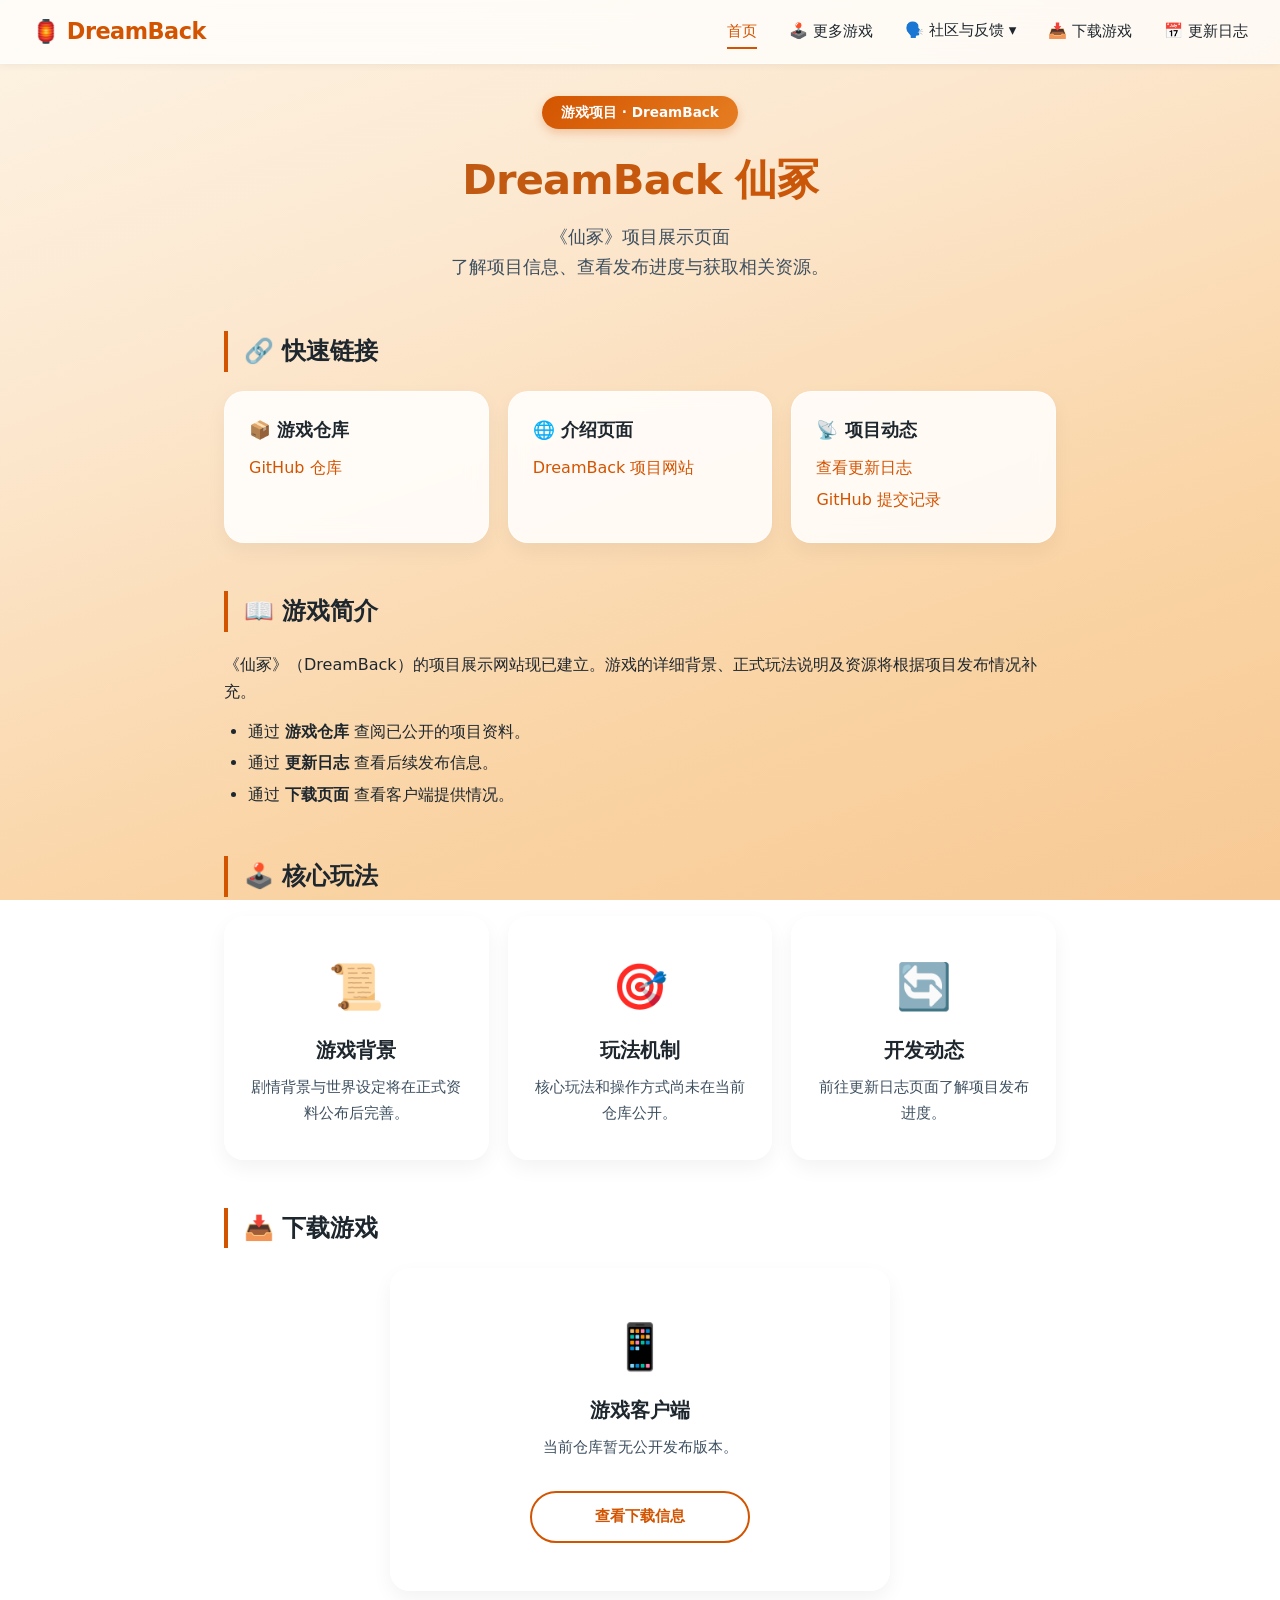
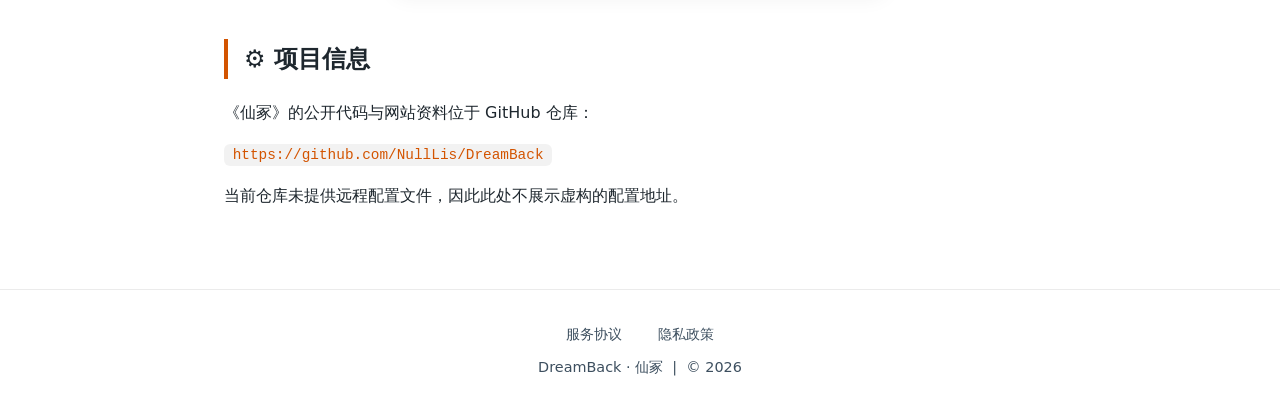
<file: index.html>
<!DOCTYPE html>
<html lang="zh-CN">
<head>
    <meta charset="UTF-8">
    <meta name="viewport" content="width=device-width, initial-scale=1.0">
    <meta name="description" content="仙冢 DreamBack 游戏项目官方网站。了解项目、查看开发信息与下载状态。">
    <title>DreamBack — 仙冢</title>
    <link rel="stylesheet" href="css/style.css">
</head>
<body>
    <div id="navbar-container"></div>

    <main class="container">
        <header>
            <div class="badge">游戏项目 · DreamBack</div>
            <h1>DreamBack 仙冢</h1>
            <p class="subtitle">《仙冢》项目展示页面<br>了解项目信息、查看发布进度与获取相关资源。</p>
        </header>

        <section id="links">
            <h2>🔗 快速链接</h2>
            <div class="grid-3">
                <div class="card">
                    <strong>📦 游戏仓库</strong>
                    <a href="https://github.com/NullLis/DreamBack">GitHub 仓库</a>
                </div>
                <div class="card">
                    <strong>🌐 介绍页面</strong>
                    <a href="./index.html">DreamBack 项目网站</a>
                </div>
                <div class="card">
                    <strong>📡 项目动态</strong>
                    <a href="html/update.html">查看更新日志</a>
                    <a href="https://github.com/NullLis/DreamBack/commits/main/">GitHub 提交记录</a>
                </div>
            </div>
        </section>

        <section id="intro">
            <h2>📖 游戏简介</h2>
            <p>《仙冢》（DreamBack）的项目展示网站现已建立。游戏的详细背景、正式玩法说明及资源将根据项目发布情况补充。</p>
            <ul class="info-list">
                <li>通过 <strong>游戏仓库</strong> 查阅已公开的项目资料。</li>
                <li>通过 <strong>更新日志</strong> 查看后续发布信息。</li>
                <li>通过 <strong>下载页面</strong> 查看客户端提供情况。</li>
            </ul>
        </section>

        <section id="gameplay">
            <h2>🕹️ 核心玩法</h2>
            <div class="grid-3">
                <div class="card feature-card">
                    <div class="icon-big">📜</div>
                    <h3>游戏背景</h3>
                    <p>剧情背景与世界设定将在正式资料公布后完善。</p>
                </div>
                <div class="card feature-card">
                    <div class="icon-big">🎯</div>
                    <h3>玩法机制</h3>
                    <p>核心玩法和操作方式尚未在当前仓库公开。</p>
                </div>
                <div class="card feature-card">
                    <div class="icon-big">🔄</div>
                    <h3>开发动态</h3>
                    <p>前往更新日志页面了解项目发布进度。</p>
                </div>
            </div>
        </section>

        <section id="download">
            <h2>📥 下载游戏</h2>
            <div style="max-width: 500px; margin: 0 auto;">
                <div class="card download-card" style="padding: 2.5rem 2rem;">
                    <div class="icon-big">📱</div>
                    <h3>游戏客户端</h3>
                    <p style="margin-bottom: 1.5rem;">当前仓库暂无公开发布版本。</p>
                    <a href="html/download.html" class="btn btn-primary" style="min-width: 220px;">查看下载信息</a>
                </div>
            </div>
        </section>

        <section id="config">
            <h2>⚙️ 项目信息</h2>
            <p>《仙冢》的公开代码与网站资料位于 GitHub 仓库：</p>
            <p style="margin: .9rem 0;"><code>https://github.com/NullLis/DreamBack</code></p>
            <p>当前仓库未提供远程配置文件，因此此处不展示虚构的配置地址。</p>
        </section>
    </main>

    <div id="footer-container"></div>
    <script src="js/components.js"></script>
</body>
</html>
</file>
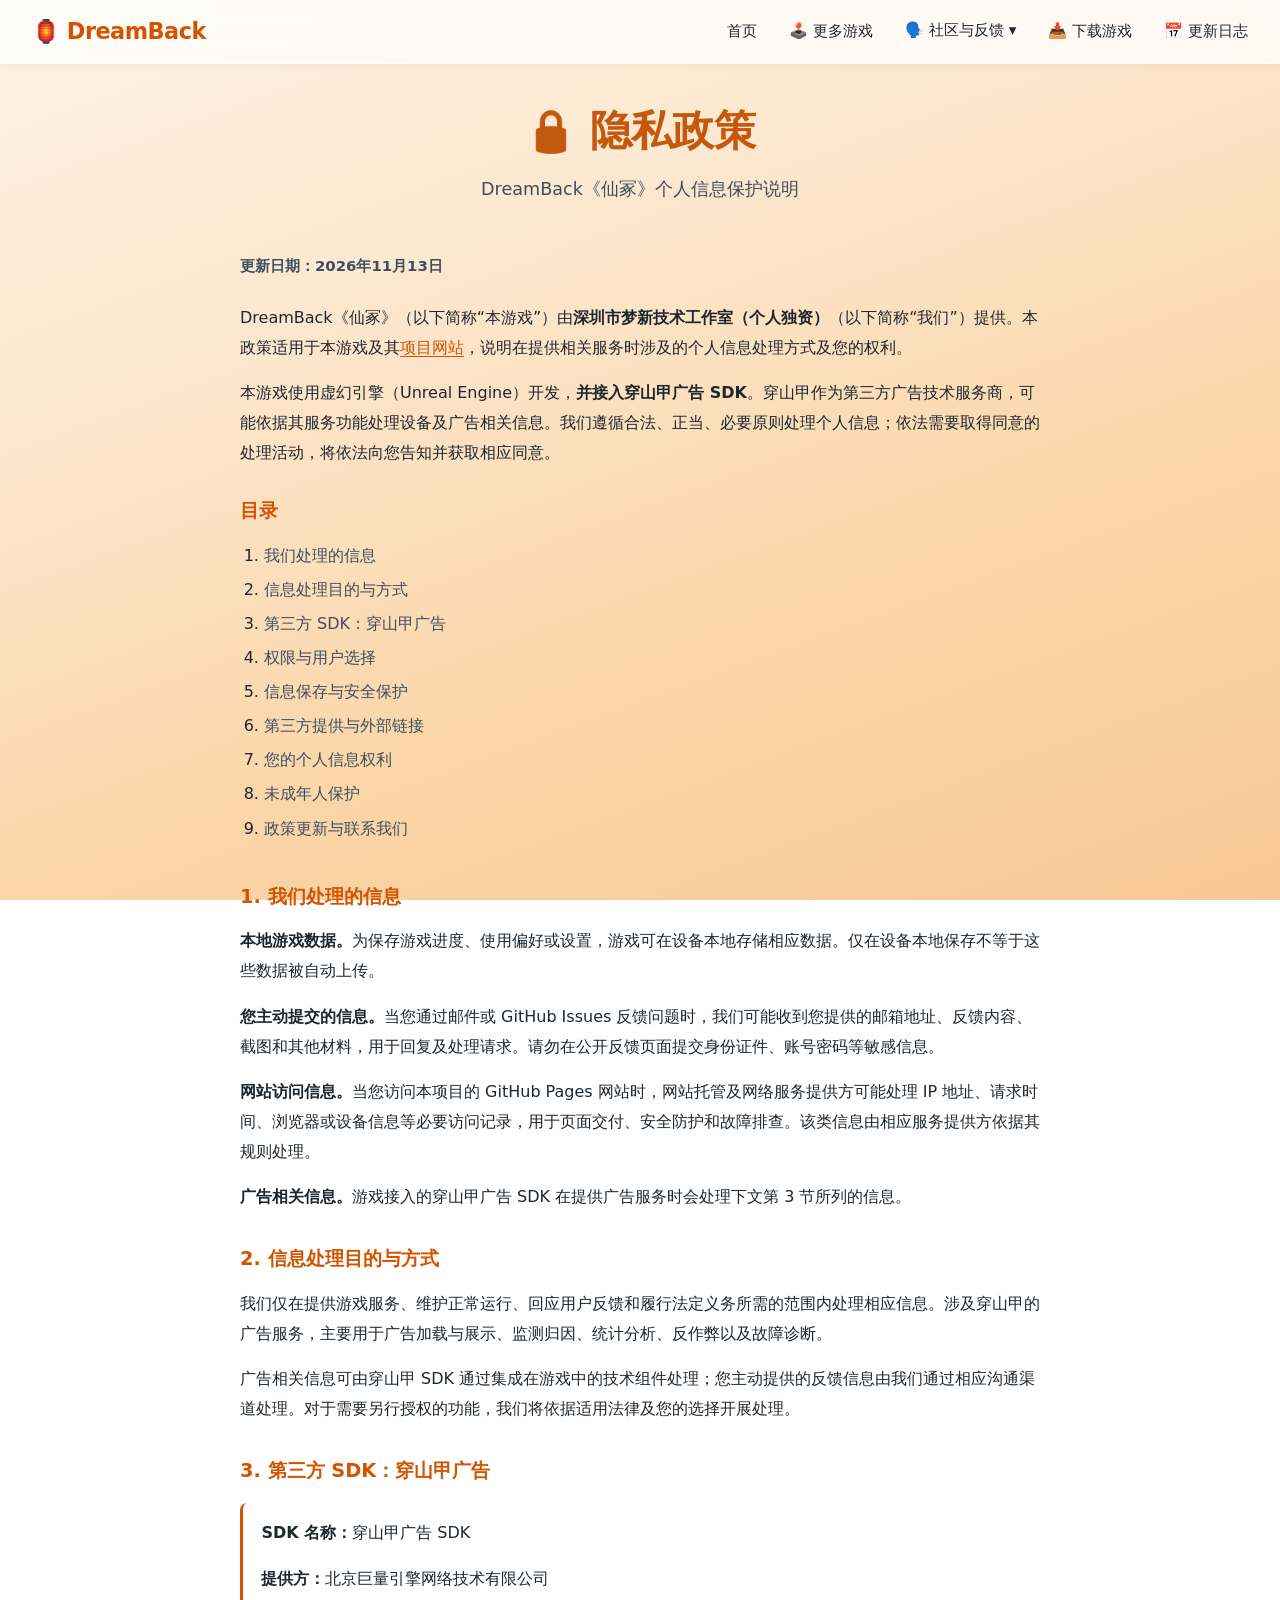
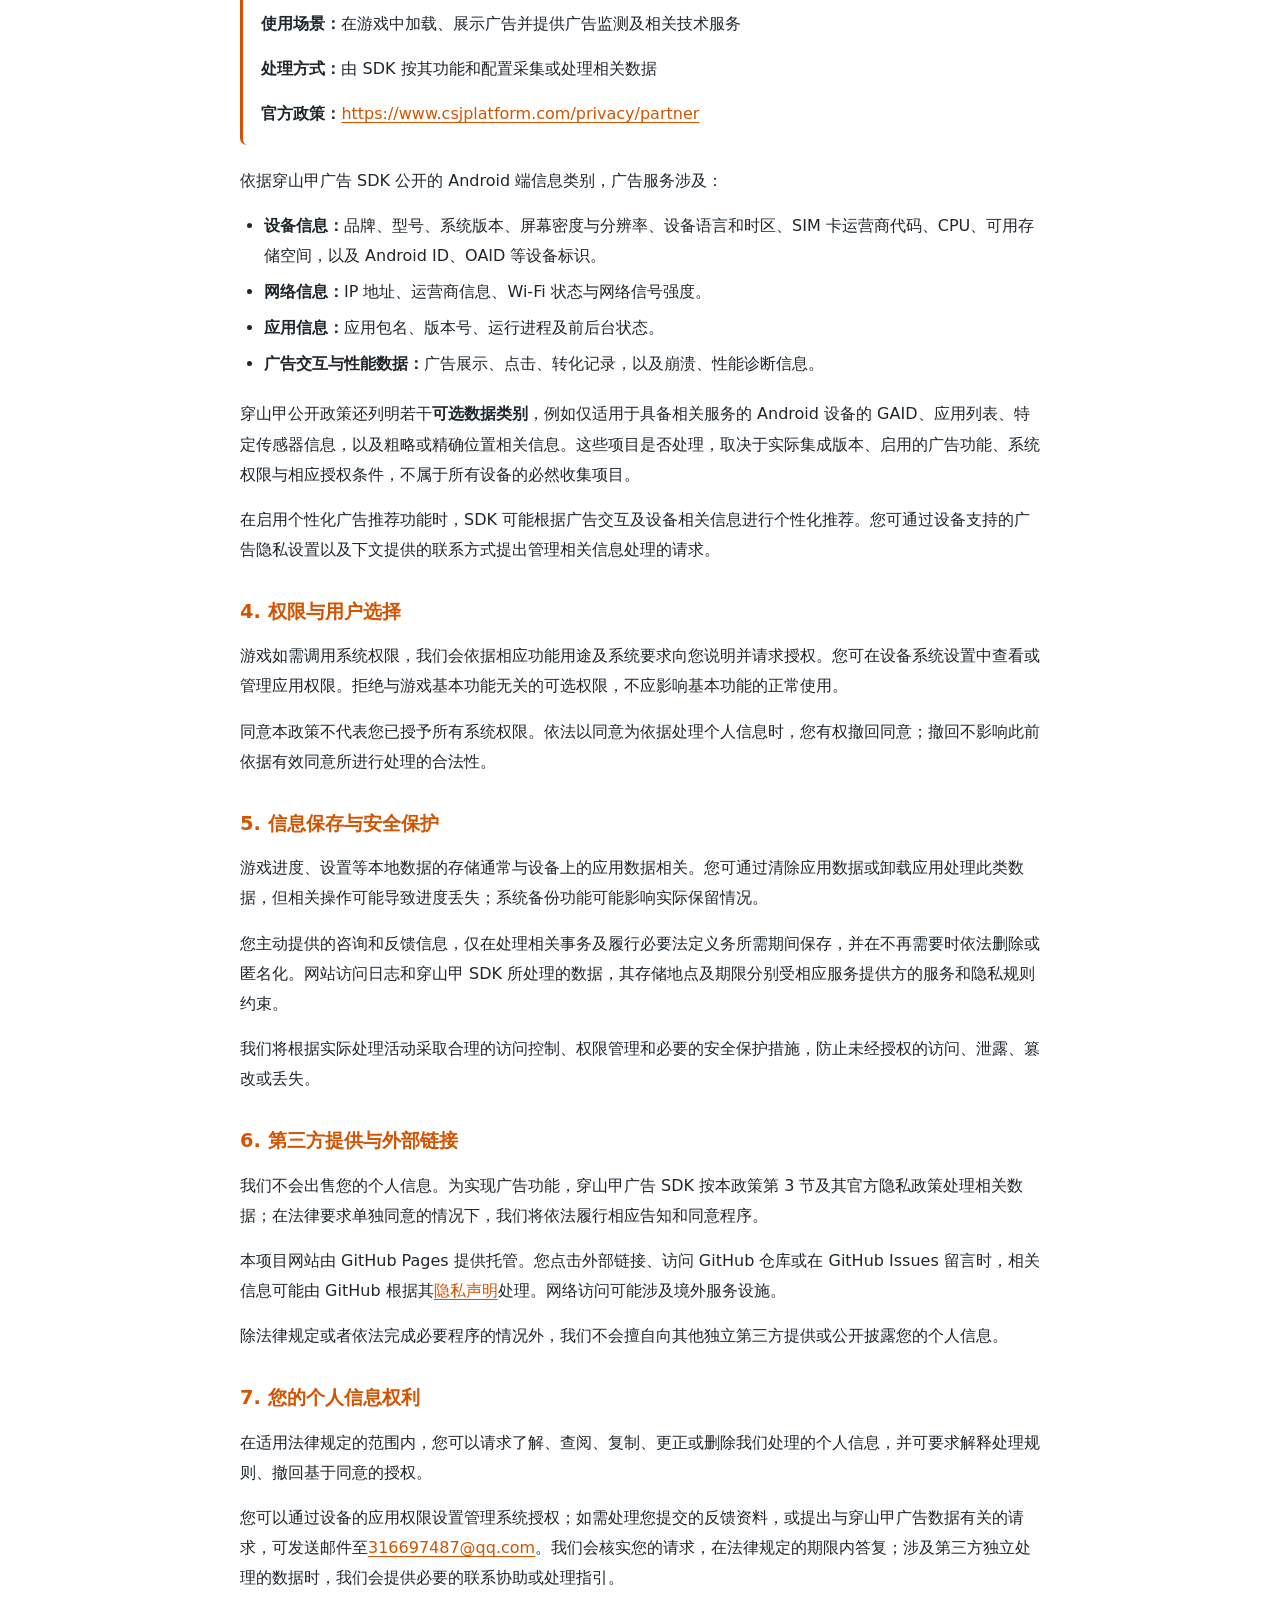
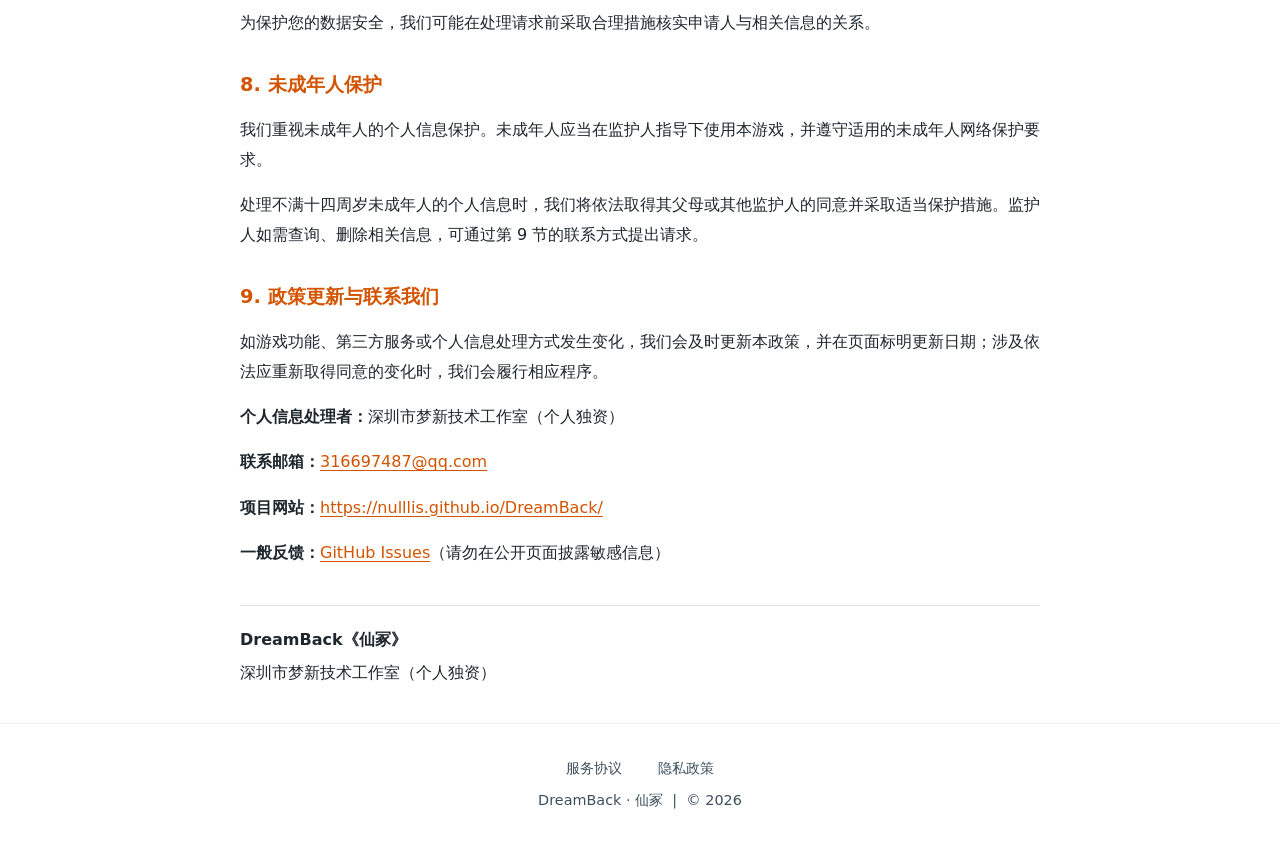
<file: privacy1.html>
<!DOCTYPE html>
<html lang="zh-CN">
<head>
  <meta charset="UTF-8">
  <meta name="viewport" content="width=device-width, initial-scale=1.0">
  <meta name="description" content="仙冢 DreamBack 隐私政策。">
  <title>隐私政策 — DreamBack 仙冢</title>
  <link rel="stylesheet" href="../css/style.css">
  <style>
/* Legal page typography: inherits site colors, navbar, background and footer */
.legal-content { max-width: 800px; margin: 0 auto; line-height: 1.88; overflow-wrap: break-word; }
.legal-content h3 { font-size: 1.21rem; color: var(--accent-dark); margin: 1.9rem 0 .7rem; font-weight: 700; }
.legal-content h4 { font-size: 1rem; margin: 1.15rem 0 .55rem; color: var(--text); }
.legal-content p { margin: 0 0 .95rem; }
.legal-content ul { padding-left: 1.5rem; margin: .5rem 0 1.25rem; }
.legal-content li { margin-bottom: .38rem; }
.legal-content a { color: var(--accent-dark); text-underline-offset: 3px; }
.legal-meta { color: var(--text-muted); font-size: .93rem; margin-bottom: 1.4rem !important; }
.legal-intro { margin-bottom: 1.55rem; }
.legal-toc { margin: 1.25rem 0 2.2rem; }
.legal-toc h3 { margin-top: 0; }
.legal-toc ol { padding-left: 1.5rem; margin: .5rem 0; }
.legal-toc li { margin-bottom: .25rem; }
.legal-toc a { color: var(--text-muted); text-decoration: none; }
.legal-toc a:hover { text-decoration: underline; color: var(--accent-dark); }
.legal-section { margin-bottom: 1.8rem; scroll-margin-top: 92px; }
.legal-section h3 { margin-top: 0; }
.legal-subtle { color: var(--text-muted); }
.legal-info { background: rgba(255,255,255,.45); border-left: 3px solid var(--accent-dark); padding: .95rem 1.15rem; border-radius: 7px; margin: .85rem 0 1.3rem; }
.legal-info p:last-child { margin-bottom: 0; }
.legal-sign { margin-top: 2.3rem; padding-top: 1.2rem; border-top: 1px solid rgba(30,39,46,.15); }
.legal-sign p { margin-bottom: .18rem; }
@media (max-width:640px) {
 .legal-content h3 { font-size: 1.14rem; }
 .legal-content { line-height: 1.82; }
}
</style>
</head>
<body>
  <div id="navbar-container"></div>
  <main class="container">
    <header>
      <h1>🔒 隐私政策</h1>
      <p class="subtitle">DreamBack《仙冢》个人信息保护说明</p>
    </header>
    <div class="legal-content">
      <p class="legal-meta"><strong>更新日期：2026年11月13日</strong></p>
      <div class="legal-intro">
<p>DreamBack《仙冢》（以下简称“本游戏”）由<strong>深圳市梦新技术工作室（个人独资）</strong>（以下简称“我们”）提供。本政策适用于本游戏及其<a href="https://nulllis.github.io/DreamBack/">项目网站</a>，说明在提供相关服务时涉及的个人信息处理方式及您的权利。</p>
<p>本游戏使用虚幻引擎（Unreal Engine）开发，<strong>并接入穿山甲广告 SDK</strong>。穿山甲作为第三方广告技术服务商，可能依据其服务功能处理设备及广告相关信息。我们遵循合法、正当、必要原则处理个人信息；依法需要取得同意的处理活动，将依法向您告知并获取相应同意。</p>
</div>
      <nav class="legal-toc" aria-label="隐私政策目录"><h3>目录</h3><ol><li><a href="#s1">我们处理的信息</a></li>
<li><a href="#s2">信息处理目的与方式</a></li>
<li><a href="#s3">第三方 SDK：穿山甲广告</a></li>
<li><a href="#s4">权限与用户选择</a></li>
<li><a href="#s5">信息保存与安全保护</a></li>
<li><a href="#s6">第三方提供与外部链接</a></li>
<li><a href="#s7">您的个人信息权利</a></li>
<li><a href="#s8">未成年人保护</a></li>
<li><a href="#s9">政策更新与联系我们</a></li></ol></nav>
      <section class="legal-section" id="s1"><h3>1. 我们处理的信息</h3>

<p><strong>本地游戏数据。</strong>为保存游戏进度、使用偏好或设置，游戏可在设备本地存储相应数据。仅在设备本地保存不等于这些数据被自动上传。</p>
<p><strong>您主动提交的信息。</strong>当您通过邮件或 GitHub Issues 反馈问题时，我们可能收到您提供的邮箱地址、反馈内容、截图和其他材料，用于回复及处理请求。请勿在公开反馈页面提交身份证件、账号密码等敏感信息。</p>
<p><strong>网站访问信息。</strong>当您访问本项目的 GitHub Pages 网站时，网站托管及网络服务提供方可能处理 IP 地址、请求时间、浏览器或设备信息等必要访问记录，用于页面交付、安全防护和故障排查。该类信息由相应服务提供方依据其规则处理。</p>
<p><strong>广告相关信息。</strong>游戏接入的穿山甲广告 SDK 在提供广告服务时会处理下文第 3 节所列的信息。</p>

</section>
<section class="legal-section" id="s2"><h3>2. 信息处理目的与方式</h3>

<p>我们仅在提供游戏服务、维护正常运行、回应用户反馈和履行法定义务所需的范围内处理相应信息。涉及穿山甲的广告服务，主要用于广告加载与展示、监测归因、统计分析、反作弊以及故障诊断。</p>
<p>广告相关信息可由穿山甲 SDK 通过集成在游戏中的技术组件处理；您主动提供的反馈信息由我们通过相应沟通渠道处理。对于需要另行授权的功能，我们将依据适用法律及您的选择开展处理。</p>

</section>
<section class="legal-section" id="s3"><h3>3. 第三方 SDK：穿山甲广告</h3>

<div class="legal-info">
<p><strong>SDK 名称：</strong>穿山甲广告 SDK</p>
<p><strong>提供方：</strong>北京巨量引擎网络技术有限公司</p>
<p><strong>使用场景：</strong>在游戏中加载、展示广告并提供广告监测及相关技术服务</p>
<p><strong>处理方式：</strong>由 SDK 按其功能和配置采集或处理相关数据</p>
<p><strong>官方政策：</strong><a href="https://www.csjplatform.com/privacy/partner" target="_blank" rel="noopener noreferrer">https://www.csjplatform.com/privacy/partner</a></p>
</div>
<p>依据穿山甲广告 SDK 公开的 Android 端信息类别，广告服务涉及：</p>
<ul>
<li><strong>设备信息：</strong>品牌、型号、系统版本、屏幕密度与分辨率、设备语言和时区、SIM 卡运营商代码、CPU、可用存储空间，以及 Android ID、OAID 等设备标识。</li>
<li><strong>网络信息：</strong>IP 地址、运营商信息、Wi-Fi 状态与网络信号强度。</li>
<li><strong>应用信息：</strong>应用包名、版本号、运行进程及前后台状态。</li>
<li><strong>广告交互与性能数据：</strong>广告展示、点击、转化记录，以及崩溃、性能诊断信息。</li>
</ul>
<p>穿山甲公开政策还列明若干<strong>可选数据类别</strong>，例如仅适用于具备相关服务的 Android 设备的 GAID、应用列表、特定传感器信息，以及粗略或精确位置相关信息。这些项目是否处理，取决于实际集成版本、启用的广告功能、系统权限与相应授权条件，不属于所有设备的必然收集项目。</p>
<p>在启用个性化广告推荐功能时，SDK 可能根据广告交互及设备相关信息进行个性化推荐。您可通过设备支持的广告隐私设置以及下文提供的联系方式提出管理相关信息处理的请求。</p>

</section>
<section class="legal-section" id="s4"><h3>4. 权限与用户选择</h3>

<p>游戏如需调用系统权限，我们会依据相应功能用途及系统要求向您说明并请求授权。您可在设备系统设置中查看或管理应用权限。拒绝与游戏基本功能无关的可选权限，不应影响基本功能的正常使用。</p>
<p>同意本政策不代表您已授予所有系统权限。依法以同意为依据处理个人信息时，您有权撤回同意；撤回不影响此前依据有效同意所进行处理的合法性。</p>

</section>
<section class="legal-section" id="s5"><h3>5. 信息保存与安全保护</h3>

<p>游戏进度、设置等本地数据的存储通常与设备上的应用数据相关。您可通过清除应用数据或卸载应用处理此类数据，但相关操作可能导致进度丢失；系统备份功能可能影响实际保留情况。</p>
<p>您主动提供的咨询和反馈信息，仅在处理相关事务及履行必要法定义务所需期间保存，并在不再需要时依法删除或匿名化。网站访问日志和穿山甲 SDK 所处理的数据，其存储地点及期限分别受相应服务提供方的服务和隐私规则约束。</p>
<p>我们将根据实际处理活动采取合理的访问控制、权限管理和必要的安全保护措施，防止未经授权的访问、泄露、篡改或丢失。</p>

</section>
<section class="legal-section" id="s6"><h3>6. 第三方提供与外部链接</h3>

<p>我们不会出售您的个人信息。为实现广告功能，穿山甲广告 SDK 按本政策第 3 节及其官方隐私政策处理相关数据；在法律要求单独同意的情况下，我们将依法履行相应告知和同意程序。</p>
<p>本项目网站由 GitHub Pages 提供托管。您点击外部链接、访问 GitHub 仓库或在 GitHub Issues 留言时，相关信息可能由 GitHub 根据其<a href="https://docs.github.com/en/site-policy/privacy-policies/github-general-privacy-statement" target="_blank" rel="noopener noreferrer">隐私声明</a>处理。网络访问可能涉及境外服务设施。</p>
<p>除法律规定或者依法完成必要程序的情况外，我们不会擅自向其他独立第三方提供或公开披露您的个人信息。</p>

</section>
<section class="legal-section" id="s7"><h3>7. 您的个人信息权利</h3>

<p>在适用法律规定的范围内，您可以请求了解、查阅、复制、更正或删除我们处理的个人信息，并可要求解释处理规则、撤回基于同意的授权。</p>
<p>您可以通过设备的应用权限设置管理系统授权；如需处理您提交的反馈资料，或提出与穿山甲广告数据有关的请求，可发送邮件至<a href="mailto:316697487@qq.com">316697487@qq.com</a>。我们会核实您的请求，在法律规定的期限内答复；涉及第三方独立处理的数据时，我们会提供必要的联系协助或处理指引。</p>
<p>为保护您的数据安全，我们可能在处理请求前采取合理措施核实申请人与相关信息的关系。</p>

</section>
<section class="legal-section" id="s8"><h3>8. 未成年人保护</h3>

<p>我们重视未成年人的个人信息保护。未成年人应当在监护人指导下使用本游戏，并遵守适用的未成年人网络保护要求。</p>
<p>处理不满十四周岁未成年人的个人信息时，我们将依法取得其父母或其他监护人的同意并采取适当保护措施。监护人如需查询、删除相关信息，可通过第 9 节的联系方式提出请求。</p>

</section>
<section class="legal-section" id="s9"><h3>9. 政策更新与联系我们</h3>

<p>如游戏功能、第三方服务或个人信息处理方式发生变化，我们会及时更新本政策，并在页面标明更新日期；涉及依法应重新取得同意的变化时，我们会履行相应程序。</p>
<p><strong>个人信息处理者：</strong>深圳市梦新技术工作室（个人独资）</p>
<p><strong>联系邮箱：</strong><a href="mailto:316697487@qq.com">316697487@qq.com</a></p>
<p><strong>项目网站：</strong><a href="https://nulllis.github.io/DreamBack/">https://nulllis.github.io/DreamBack/</a></p>
<p><strong>一般反馈：</strong><a href="https://github.com/NullLis/DreamBack/issues" target="_blank" rel="noopener noreferrer">GitHub Issues</a>（请勿在公开页面披露敏感信息）</p>

</section>
      <div class="legal-sign"><p><strong>DreamBack《仙冢》</strong></p><p>深圳市梦新技术工作室（个人独资）</p></div>
    </div>
  </main>
  <div id="footer-container"></div>
  <script src="../js/components.js"></script>
</body>
</html>
</file>
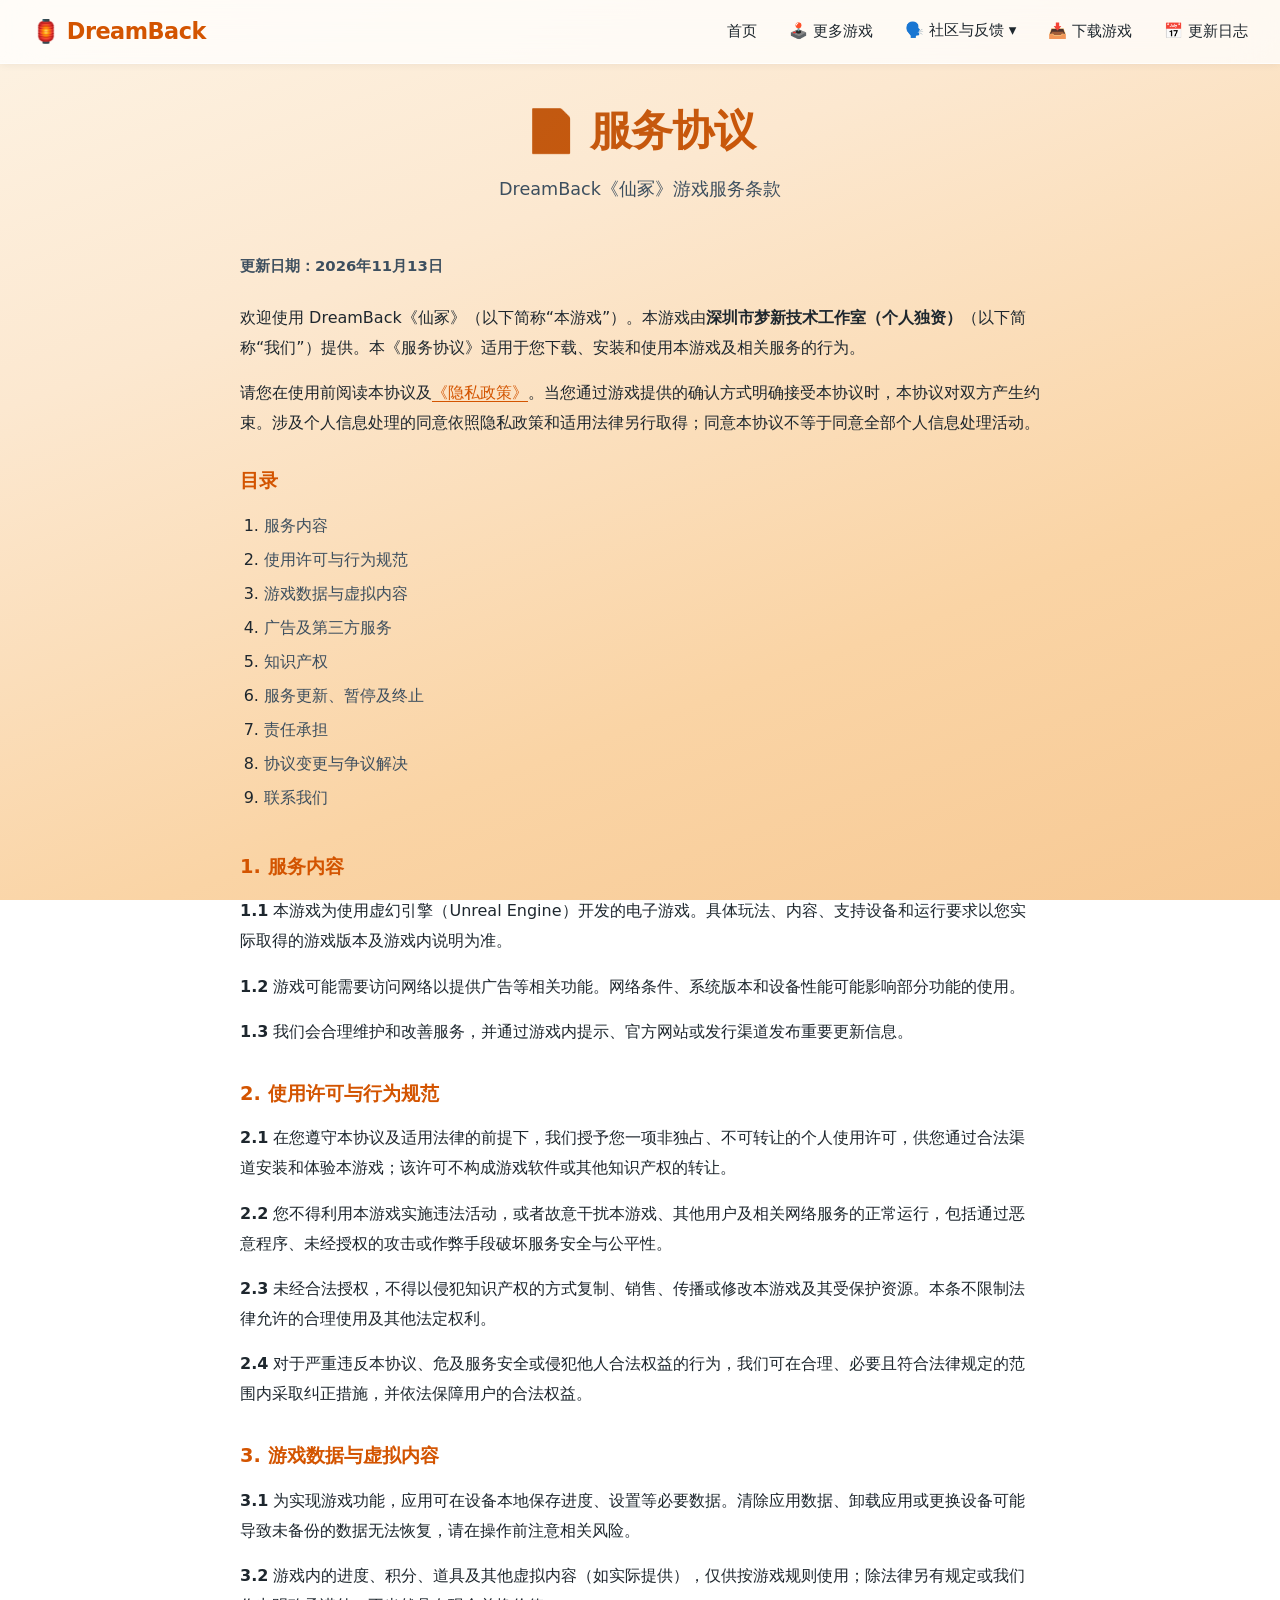
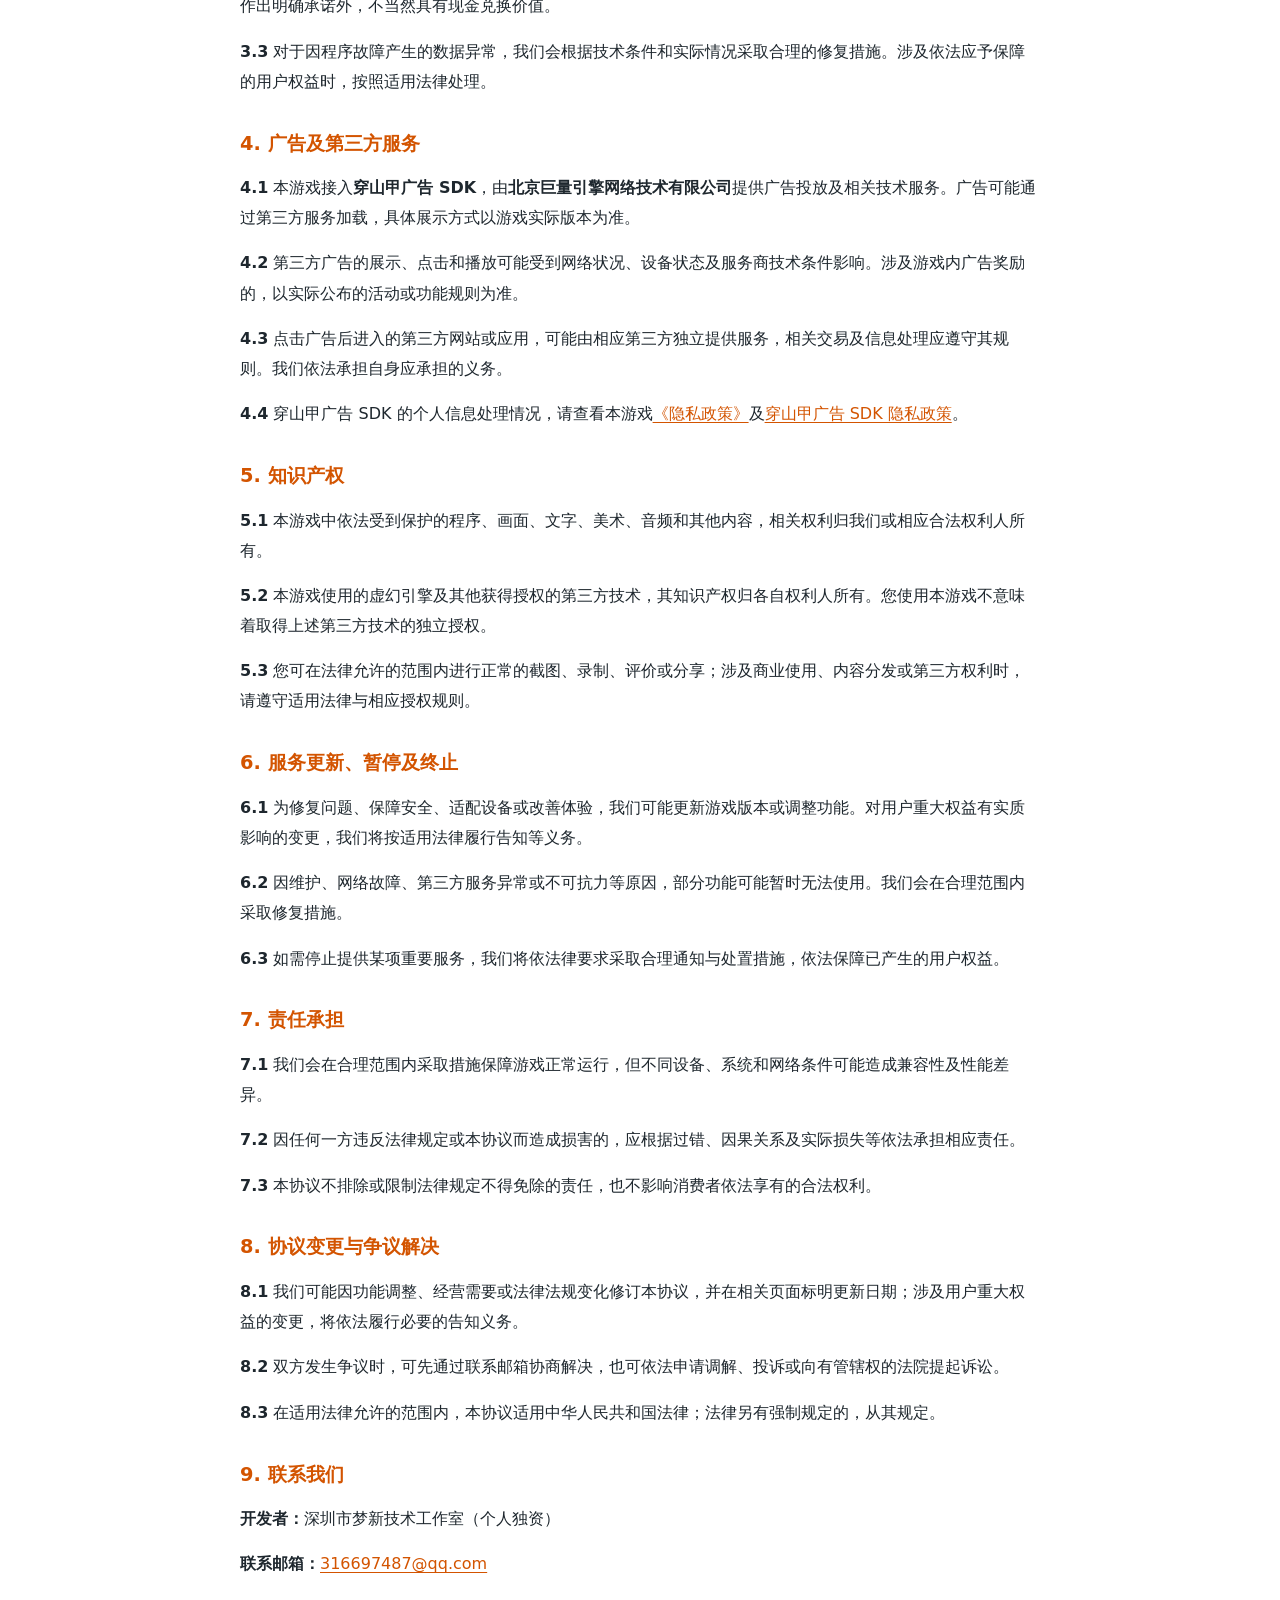
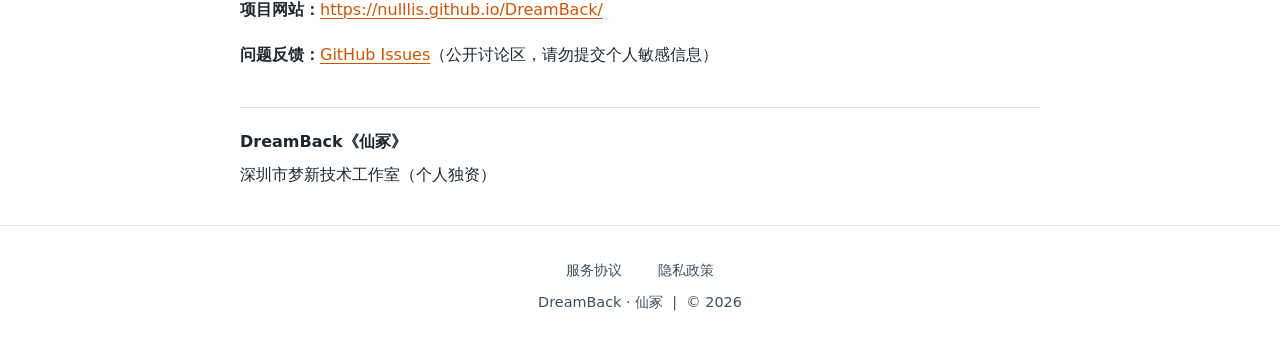
<file: html/agreement.html>
<!DOCTYPE html>
<html lang="zh-CN">
<head>
  <meta charset="UTF-8">
  <meta name="viewport" content="width=device-width, initial-scale=1.0">
  <meta name="description" content="仙冢 DreamBack 服务协议。">
  <title>服务协议 — DreamBack 仙冢</title>
  <link rel="stylesheet" href="../css/style.css">
  <style>
/* Legal page typography: inherits site colors, navbar, background and footer */
.legal-content { max-width: 800px; margin: 0 auto; line-height: 1.88; overflow-wrap: break-word; }
.legal-content h3 { font-size: 1.21rem; color: var(--accent-dark); margin: 1.9rem 0 .7rem; font-weight: 700; }
.legal-content h4 { font-size: 1rem; margin: 1.15rem 0 .55rem; color: var(--text); }
.legal-content p { margin: 0 0 .95rem; }
.legal-content ul { padding-left: 1.5rem; margin: .5rem 0 1.25rem; }
.legal-content li { margin-bottom: .38rem; }
.legal-content a { color: var(--accent-dark); text-underline-offset: 3px; }
.legal-meta { color: var(--text-muted); font-size: .93rem; margin-bottom: 1.4rem !important; }
.legal-intro { margin-bottom: 1.55rem; }
.legal-toc { margin: 1.25rem 0 2.2rem; }
.legal-toc h3 { margin-top: 0; }
.legal-toc ol { padding-left: 1.5rem; margin: .5rem 0; }
.legal-toc li { margin-bottom: .25rem; }
.legal-toc a { color: var(--text-muted); text-decoration: none; }
.legal-toc a:hover { text-decoration: underline; color: var(--accent-dark); }
.legal-section { margin-bottom: 1.8rem; scroll-margin-top: 92px; }
.legal-section h3 { margin-top: 0; }
.legal-subtle { color: var(--text-muted); }
.legal-info { background: rgba(255,255,255,.45); border-left: 3px solid var(--accent-dark); padding: .95rem 1.15rem; border-radius: 7px; margin: .85rem 0 1.3rem; }
.legal-info p:last-child { margin-bottom: 0; }
.legal-sign { margin-top: 2.3rem; padding-top: 1.2rem; border-top: 1px solid rgba(30,39,46,.15); }
.legal-sign p { margin-bottom: .18rem; }
@media (max-width:640px) {
 .legal-content h3 { font-size: 1.14rem; }
 .legal-content { line-height: 1.82; }
}
</style>
</head>
<body>
  <div id="navbar-container"></div>
  <main class="container">
    <header>
      <h1>📄 服务协议</h1>
      <p class="subtitle">DreamBack《仙冢》游戏服务条款</p>
    </header>
    <div class="legal-content">
      <p class="legal-meta"><strong>更新日期：2026年11月13日</strong></p>
      <div class="legal-intro">
<p>欢迎使用 DreamBack《仙冢》（以下简称“本游戏”）。本游戏由<strong>深圳市梦新技术工作室（个人独资）</strong>（以下简称“我们”）提供。本《服务协议》适用于您下载、安装和使用本游戏及相关服务的行为。</p>
<p>请您在使用前阅读本协议及<a href="privacy.html">《隐私政策》</a>。当您通过游戏提供的确认方式明确接受本协议时，本协议对双方产生约束。涉及个人信息处理的同意依照隐私政策和适用法律另行取得；同意本协议不等于同意全部个人信息处理活动。</p>
</div>
      <nav class="legal-toc" aria-label="服务协议目录"><h3>目录</h3><ol><li><a href="#s1">服务内容</a></li>
<li><a href="#s2">使用许可与行为规范</a></li>
<li><a href="#s3">游戏数据与虚拟内容</a></li>
<li><a href="#s4">广告及第三方服务</a></li>
<li><a href="#s5">知识产权</a></li>
<li><a href="#s6">服务更新、暂停及终止</a></li>
<li><a href="#s7">责任承担</a></li>
<li><a href="#s8">协议变更与争议解决</a></li>
<li><a href="#s9">联系我们</a></li></ol></nav>
      <section class="legal-section" id="s1"><h3>1. 服务内容</h3>

<p><strong>1.1</strong> 本游戏为使用虚幻引擎（Unreal Engine）开发的电子游戏。具体玩法、内容、支持设备和运行要求以您实际取得的游戏版本及游戏内说明为准。</p>
<p><strong>1.2</strong> 游戏可能需要访问网络以提供广告等相关功能。网络条件、系统版本和设备性能可能影响部分功能的使用。</p>
<p><strong>1.3</strong> 我们会合理维护和改善服务，并通过游戏内提示、官方网站或发行渠道发布重要更新信息。</p>

</section>
<section class="legal-section" id="s2"><h3>2. 使用许可与行为规范</h3>

<p><strong>2.1</strong> 在您遵守本协议及适用法律的前提下，我们授予您一项非独占、不可转让的个人使用许可，供您通过合法渠道安装和体验本游戏；该许可不构成游戏软件或其他知识产权的转让。</p>
<p><strong>2.2</strong> 您不得利用本游戏实施违法活动，或者故意干扰本游戏、其他用户及相关网络服务的正常运行，包括通过恶意程序、未经授权的攻击或作弊手段破坏服务安全与公平性。</p>
<p><strong>2.3</strong> 未经合法授权，不得以侵犯知识产权的方式复制、销售、传播或修改本游戏及其受保护资源。本条不限制法律允许的合理使用及其他法定权利。</p>
<p><strong>2.4</strong> 对于严重违反本协议、危及服务安全或侵犯他人合法权益的行为，我们可在合理、必要且符合法律规定的范围内采取纠正措施，并依法保障用户的合法权益。</p>

</section>
<section class="legal-section" id="s3"><h3>3. 游戏数据与虚拟内容</h3>

<p><strong>3.1</strong> 为实现游戏功能，应用可在设备本地保存进度、设置等必要数据。清除应用数据、卸载应用或更换设备可能导致未备份的数据无法恢复，请在操作前注意相关风险。</p>
<p><strong>3.2</strong> 游戏内的进度、积分、道具及其他虚拟内容（如实际提供），仅供按游戏规则使用；除法律另有规定或我们作出明确承诺外，不当然具有现金兑换价值。</p>
<p><strong>3.3</strong> 对于因程序故障产生的数据异常，我们会根据技术条件和实际情况采取合理的修复措施。涉及依法应予保障的用户权益时，按照适用法律处理。</p>

</section>
<section class="legal-section" id="s4"><h3>4. 广告及第三方服务</h3>

<p><strong>4.1</strong> 本游戏接入<strong>穿山甲广告 SDK</strong>，由<strong>北京巨量引擎网络技术有限公司</strong>提供广告投放及相关技术服务。广告可能通过第三方服务加载，具体展示方式以游戏实际版本为准。</p>
<p><strong>4.2</strong> 第三方广告的展示、点击和播放可能受到网络状况、设备状态及服务商技术条件影响。涉及游戏内广告奖励的，以实际公布的活动或功能规则为准。</p>
<p><strong>4.3</strong> 点击广告后进入的第三方网站或应用，可能由相应第三方独立提供服务，相关交易及信息处理应遵守其规则。我们依法承担自身应承担的义务。</p>
<p><strong>4.4</strong> 穿山甲广告 SDK 的个人信息处理情况，请查看本游戏<a href="privacy.html">《隐私政策》</a>及<a href="https://www.csjplatform.com/privacy/partner" target="_blank" rel="noopener noreferrer">穿山甲广告 SDK 隐私政策</a>。</p>

</section>
<section class="legal-section" id="s5"><h3>5. 知识产权</h3>

<p><strong>5.1</strong> 本游戏中依法受到保护的程序、画面、文字、美术、音频和其他内容，相关权利归我们或相应合法权利人所有。</p>
<p><strong>5.2</strong> 本游戏使用的虚幻引擎及其他获得授权的第三方技术，其知识产权归各自权利人所有。您使用本游戏不意味着取得上述第三方技术的独立授权。</p>
<p><strong>5.3</strong> 您可在法律允许的范围内进行正常的截图、录制、评价或分享；涉及商业使用、内容分发或第三方权利时，请遵守适用法律与相应授权规则。</p>

</section>
<section class="legal-section" id="s6"><h3>6. 服务更新、暂停及终止</h3>

<p><strong>6.1</strong> 为修复问题、保障安全、适配设备或改善体验，我们可能更新游戏版本或调整功能。对用户重大权益有实质影响的变更，我们将按适用法律履行告知等义务。</p>
<p><strong>6.2</strong> 因维护、网络故障、第三方服务异常或不可抗力等原因，部分功能可能暂时无法使用。我们会在合理范围内采取修复措施。</p>
<p><strong>6.3</strong> 如需停止提供某项重要服务，我们将依法律要求采取合理通知与处置措施，依法保障已产生的用户权益。</p>

</section>
<section class="legal-section" id="s7"><h3>7. 责任承担</h3>

<p><strong>7.1</strong> 我们会在合理范围内采取措施保障游戏正常运行，但不同设备、系统和网络条件可能造成兼容性及性能差异。</p>
<p><strong>7.2</strong> 因任何一方违反法律规定或本协议而造成损害的，应根据过错、因果关系及实际损失等依法承担相应责任。</p>
<p><strong>7.3</strong> 本协议不排除或限制法律规定不得免除的责任，也不影响消费者依法享有的合法权利。</p>

</section>
<section class="legal-section" id="s8"><h3>8. 协议变更与争议解决</h3>

<p><strong>8.1</strong> 我们可能因功能调整、经营需要或法律法规变化修订本协议，并在相关页面标明更新日期；涉及用户重大权益的变更，将依法履行必要的告知义务。</p>
<p><strong>8.2</strong> 双方发生争议时，可先通过联系邮箱协商解决，也可依法申请调解、投诉或向有管辖权的法院提起诉讼。</p>
<p><strong>8.3</strong> 在适用法律允许的范围内，本协议适用中华人民共和国法律；法律另有强制规定的，从其规定。</p>

</section>
<section class="legal-section" id="s9"><h3>9. 联系我们</h3>

<p><strong>开发者：</strong>深圳市梦新技术工作室（个人独资）</p>
<p><strong>联系邮箱：</strong><a href="mailto:316697487@qq.com">316697487@qq.com</a></p>
<p><strong>项目网站：</strong><a href="https://nulllis.github.io/DreamBack/">https://nulllis.github.io/DreamBack/</a></p>
<p><strong>问题反馈：</strong><a href="https://github.com/NullLis/DreamBack/issues" target="_blank" rel="noopener noreferrer">GitHub Issues</a>（公开讨论区，请勿提交个人敏感信息）</p>

</section>
      <div class="legal-sign"><p><strong>DreamBack《仙冢》</strong></p><p>深圳市梦新技术工作室（个人独资）</p></div>
    </div>
  </main>
  <div id="footer-container"></div>
  <script src="../js/components.js"></script>
</body>
</html>
</file>
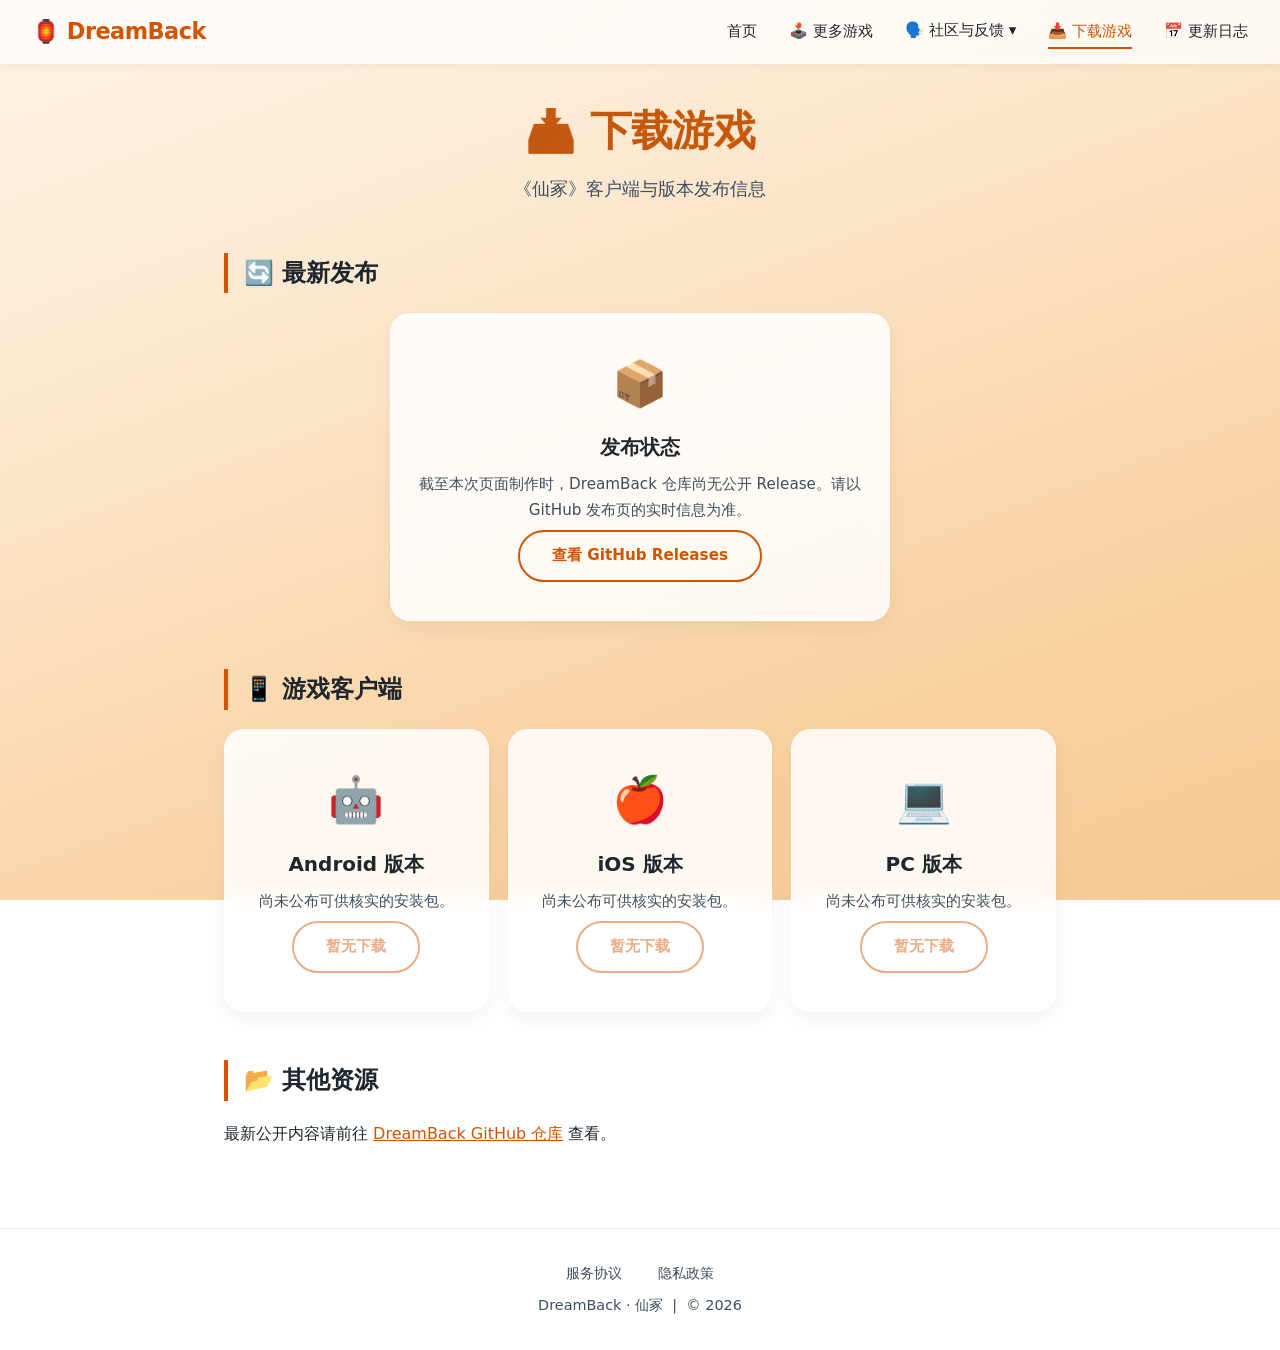
<file: html/download.html>
<!DOCTYPE html>
<html lang="zh-CN">
<head>
    <meta charset="UTF-8">
    <meta name="viewport" content="width=device-width, initial-scale=1.0">
    <meta name="description" content="仙冢 DreamBack 客户端下载与发布信息。">
    <title>下载游戏 — DreamBack 仙冢</title>
    <link rel="stylesheet" href="../css/style.css">
</head>
<body>
    <div id="navbar-container"></div>
    <main class="container">
        <header>
            <h1>📥 下载游戏</h1>
            <p class="subtitle">《仙冢》客户端与版本发布信息</p>
        </header>
        <section>
            <h2>🔄 最新发布</h2>
            <div style="max-width: 500px; margin: 0 auto;">
                <div class="card download-card">
                    <div class="icon-big">📦</div>
                    <h3>发布状态</h3>
                    <p>截至本次页面制作时，DreamBack 仓库尚无公开 Release。请以 GitHub 发布页的实时信息为准。</p>
                    <a href="https://github.com/NullLis/DreamBack/releases" class="btn btn-primary">查看 GitHub Releases</a>
                </div>
            </div>
        </section>
        <section>
            <h2>📱 游戏客户端</h2>
            <div class="grid-3">
                <div class="card download-card">
                    <div class="icon-big">🤖</div>
                    <h3>Android 版本</h3>
                    <p>尚未公布可供核实的安装包。</p>
                    <span class="btn btn-primary btn-disabled" aria-disabled="true">暂无下载</span>
                </div>
                <div class="card download-card">
                    <div class="icon-big">🍎</div>
                    <h3>iOS 版本</h3>
                    <p>尚未公布可供核实的安装包。</p>
                    <span class="btn btn-primary btn-disabled" aria-disabled="true">暂无下载</span>
                </div>
                <div class="card download-card">
                    <div class="icon-big">💻</div>
                    <h3>PC 版本</h3>
                    <p>尚未公布可供核实的安装包。</p>
                    <span class="btn btn-primary btn-disabled" aria-disabled="true">暂无下载</span>
                </div>
            </div>
        </section>
        <section>
            <h2>📂 其他资源</h2>
            <p>最新公开内容请前往 <a href="https://github.com/NullLis/DreamBack">DreamBack GitHub 仓库</a> 查看。</p>
        </section>
    </main>
    <div id="footer-container"></div>
    <script src="../js/components.js"></script>
</body>
</html>
</file>
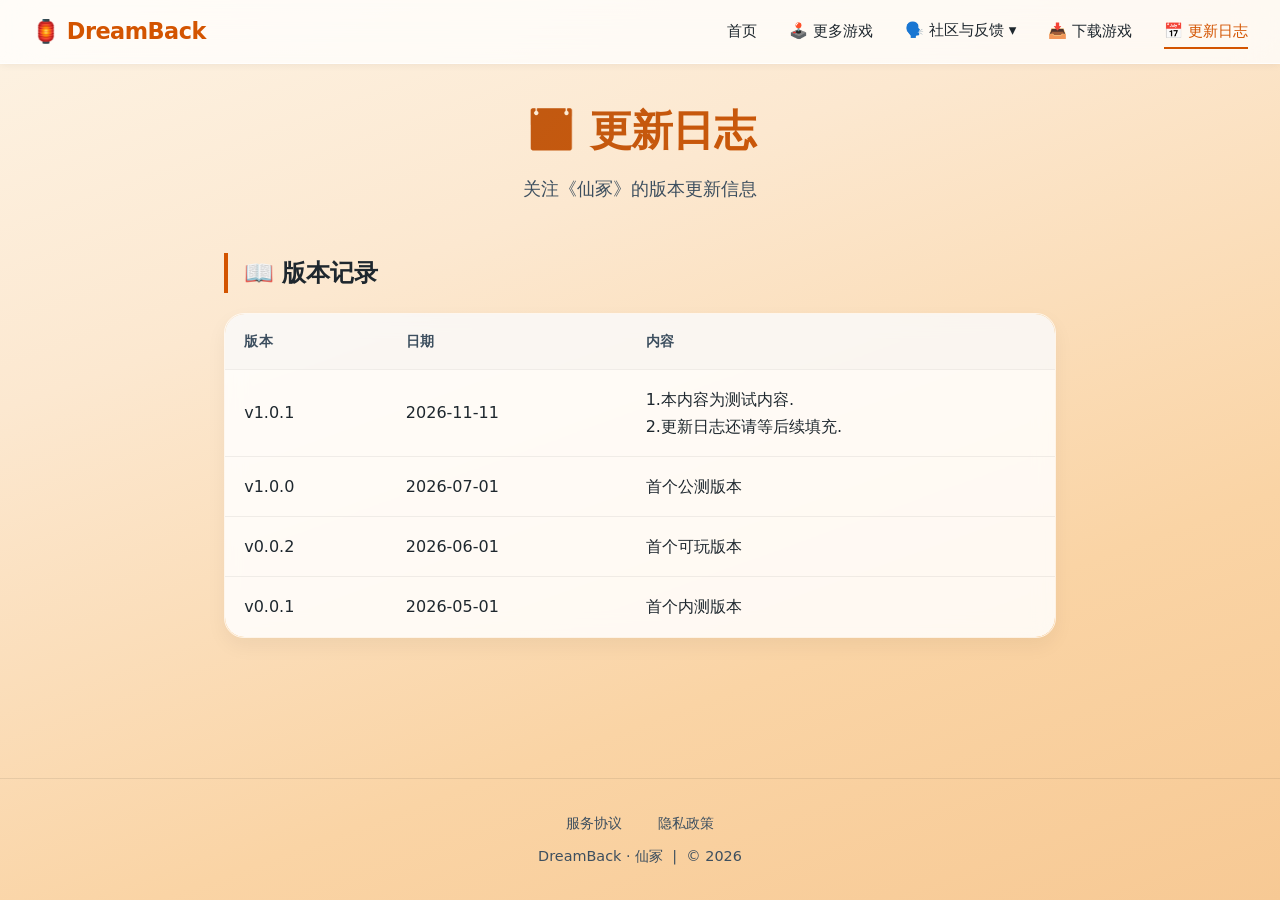
<file: html/update.html>
<!DOCTYPE html>
<html lang="zh-CN">
<head>
    <meta charset="UTF-8">
    <meta name="viewport" content="width=device-width, initial-scale=1.0">
    <meta name="description" content="仙冢 DreamBack 更新日志及版本记录。">
    <title>更新日志 — DreamBack 仙冢</title>
    <link rel="stylesheet" href="../css/style.css">
</head>
<body>
    <div id="navbar-container"></div>

    <main class="container">
        <header>
            <h1>📅 更新日志</h1>
            <p class="subtitle">关注《仙冢》的版本更新信息</p>
        </header>

        <section>
            <h2>📖 版本记录</h2>
            <div class="table-wrapper">
                <table>
                    <thead>
                        <tr>
                            <th scope="col">版本</th>
                            <th scope="col">日期</th>
                            <th scope="col">内容</th>
                        </tr>
                    </thead>
                    <tbody id="changelogBody" aria-live="polite">
                        <tr>
                            <td colspan="3" class="log-status">
                                正在加载更新日志…
                            </td>
                        </tr>
                    </tbody>
                </table>
            </div>
        </section>
    </main>

    <div id="footer-container"></div>

    <script src="../js/components.js"></script>
    <script>
        // 从仓库根目录自动加载 update.json
        (async function loadUpdateLog() {
            const tbody = document.getElementById('changelogBody');

            function showStatus(message) {
                const row = document.createElement('tr');
                const cell = document.createElement('td');

                cell.colSpan = 3;
                cell.className = 'log-status';
                cell.textContent = message;

                row.appendChild(cell);
                tbody.replaceChildren(row);
            }

            try {
                if (window.location.protocol === 'file:') {
                    throw new Error(
                        '请通过 GitHub Pages 或本地 HTTP 服务器访问，不能直接双击 HTML 文件。'
                    );
                }

                const jsonUrl = new URL(
                    '../update.json',
                    window.location.href
                );

                // 防止浏览器使用旧缓存
                jsonUrl.searchParams.set(
                    '_',
                    Date.now().toString()
                );

                const response = await fetch(jsonUrl, {
                    cache: 'no-store'
                });

                if (!response.ok) {
                    throw new Error(
                        '读取 update.json 失败（HTTP ' +
                        response.status + '）'
                    );
                }

                const changelog = await response.json();

                if (!Array.isArray(changelog)) {
                    throw new Error(
                        'update.json 顶层必须是一个数组。'
                    );
                }

                if (changelog.length === 0) {
                    showStatus('暂无更新记录');
                    return;
                }

                const fragment = document.createDocumentFragment();

                for (const entry of changelog) {
                    if (
                        !entry ||
                        typeof entry !== 'object' ||
                        Array.isArray(entry)
                    ) {
                        continue;
                    }

                    const row = document.createElement('tr');
                    const version = document.createElement('td');
                    const date = document.createElement('td');
                    const content = document.createElement('td');

                    content.className = 'log-content';

                    version.textContent = String(
                        entry['版本'] ?? '未知'
                    );

                    date.textContent = String(
                        entry['日期'] ?? '未知'
                    );

                    // 支持数组和字符串两种更新内容格式
                    let lines = [];

                    if (Array.isArray(entry['内容'])) {
                        lines = entry['内容'].map(
                            item => String(item)
                        );
                    } else if (entry['内容'] != null) {
                        lines = String(entry['内容'])
                            .split(/\r?\n/);
                    }

                    content.textContent = lines.length
                        ? lines.join('\n')
                        : '暂无说明';

                    row.append(version, date, content);
                    fragment.appendChild(row);
                }

                if (fragment.childNodes.length === 0) {
                    showStatus('没有有效的版本记录');
                } else {
                    tbody.replaceChildren(fragment);
                }

            } catch (error) {
                console.error(
                    '仙冢更新日志加载失败：',
                    error
                );

                showStatus(
                    '更新日志加载失败：' + error.message
                );
            }
        })();
    </script>
</body>
</html>
</file>
<file: css/style.css>
/* DreamBack：沿用 PullNail 官网的页面布局、配色和卡片视觉体系 */
:root {
    --nav-height: 64px;
    --accent: #e67e22;
    --accent-dark: #d35400;
    --text: #1e272e;
    --text-muted: #3d4f5f;
    --card-bg: rgba(255, 255, 255, 0.85);
    --card-border: rgba(255, 255, 255, 0.7);
    --shadow-sm: 0 8px 20px rgba(0,0,0,0.05);
    --shadow-md: 0 12px 28px rgba(0,0,0,0.08);
    --radius: 20px;
    --transition: 0.2s ease;
}
* { margin: 0; padding: 0; box-sizing: border-box; }
html, body { min-height: 100%; }
body {
    font-family: 'Inter','Segoe UI','PingFang SC','Microsoft YaHei',system-ui,sans-serif;
    background: linear-gradient(160deg,#fdf3e4 0%,#fce8d0 30%,#fad4a5 70%,#f7c994 100%);
    background-attachment: fixed;
    color: var(--text);
    line-height: 1.7;
    display: flex;
    flex-direction: column;
    -webkit-font-smoothing: antialiased;
    overflow-x: hidden;
    min-height: 100vh;
}
a { color: var(--accent-dark); }
.navbar {
    position: fixed; top: 0; left: 0; width: 100%; height: var(--nav-height);
    background: rgba(255,255,255,0.75);
    backdrop-filter: blur(20px); -webkit-backdrop-filter: blur(20px);
    box-shadow: 0 1px 8px rgba(0,0,0,0.06);
    display: flex; align-items: center; justify-content: space-between;
    padding: 0 2rem; z-index: 1000;
    border-bottom: 1px solid rgba(255,255,255,0.7);
}
.nav-logo {
    font-size: 1.4rem; font-weight: 700; color: var(--accent-dark);
    text-decoration: none; letter-spacing: -0.5px; white-space: nowrap;
}
.nav-links { display: flex; gap: 2rem; list-style: none; align-items: center; }
.nav-links a, .dropdown-toggle {
    text-decoration: none; color: var(--text); font-weight: 500;
    font-size: 0.95rem; padding: 0.4rem 0;
    border-bottom: 2px solid transparent;
    transition: color 0.2s,border-color 0.2s;
}
.nav-links a:hover, .nav-links a.active,
.dropdown-toggle:hover { color: var(--accent-dark); border-bottom-color: var(--accent-dark); }
.dropdown { position: relative; }
.dropdown-toggle {
    cursor: pointer; user-select: none; display: flex; align-items: center;
    gap: 0.2rem; background: none; border-top: 0; border-left: 0;
    border-right: 0; font-family: inherit;
}
.dropdown-menu {
    position: absolute; top: 100%; left: 0;
    background: rgba(255,255,255,0.95);
    backdrop-filter: blur(15px); -webkit-backdrop-filter: blur(15px);
    border-radius: 14px; padding: 0.5rem 0;
    box-shadow: 0 8px 24px rgba(0,0,0,0.1);
    list-style: none; min-width: 170px; opacity: 0; visibility: hidden;
    transform: translateY(8px); transition: all 0.2s ease;
    border: 1px solid rgba(255,255,255,0.7);
}
.dropdown:hover .dropdown-menu, .dropdown.active .dropdown-menu,
.dropdown:focus-within .dropdown-menu {
    opacity: 1; visibility: visible; transform: translateY(4px);
}
.dropdown-menu li a {
    display: block; padding: 0.5rem 1.2rem; color: var(--text);
    font-size: 0.9rem; border-bottom: none !important; white-space: nowrap;
}
.dropdown-menu li a:hover { background: rgba(0,0,0,0.04); color: var(--accent-dark); }
.nav-toggle {
    display: none; background: none; border: none; font-size: 1.8rem;
    cursor: pointer; color: var(--text);
}
.container {
    flex: 1 0 auto; max-width: 880px; width: 100%; margin: 0 auto;
    padding: calc(var(--nav-height) + 2rem) 1.5rem 2rem;
}
header { text-align: center; margin-bottom: 3rem; }
header .badge {
    display: inline-block; background: linear-gradient(135deg,var(--accent-dark),var(--accent));
    color: #fff; padding: 0.3rem 1.2rem; border-radius: 30px;
    font-size: 0.85rem; font-weight: 600; margin-bottom: 1rem;
    box-shadow: 0 4px 10px rgba(211,84,0,0.25);
}
header h1 {
    font-size: 2.6rem; font-weight: 800;
    background: linear-gradient(135deg,#b85c1a,var(--accent-dark));
    -webkit-background-clip: text; -webkit-text-fill-color: transparent;
    background-clip: text; letter-spacing: -0.8px; margin-bottom: 0.5rem;
}
header .subtitle { color: var(--text-muted); font-size: 1.1rem; font-weight: 400; }
section { margin-bottom: 3rem; }
h2 {
    font-size: 1.5rem; font-weight: 700; margin-bottom: 1.2rem;
    color: var(--text); border-left: 4px solid var(--accent-dark);
    padding-left: 1rem;
}
.grid-2,.grid-3,.grid-4 { display: grid; gap: 1.2rem; }
.grid-2 { grid-template-columns: repeat(auto-fit,minmax(260px,1fr)); }
.grid-3 { grid-template-columns: repeat(auto-fit,minmax(220px,1fr)); }
.grid-4 { grid-template-columns: repeat(auto-fit,minmax(180px,1fr)); }
.card {
    background: var(--card-bg); backdrop-filter: blur(10px);
    -webkit-backdrop-filter: blur(10px); border-radius: var(--radius);
    padding: 1.5rem; box-shadow: var(--shadow-sm);
    border: 1px solid var(--card-border);
    transition: transform var(--transition),box-shadow var(--transition);
}
.card:hover { transform: translateY(-4px); box-shadow: var(--shadow-md); }
.card strong { display: block; font-size: 1.1rem; margin-bottom: 0.5rem; color: var(--text); }
.card a:not(.btn) {
    color: var(--accent-dark); text-decoration: none; font-weight: 500;
    word-break: break-word; display: block; margin-bottom: 0.3rem;
    transition: color 0.2s;
}
.card a:not(.btn):hover { color: #a04000; text-decoration: underline; }
.card p { color: var(--text-muted); font-size: 0.95rem; }
.feature-card,.download-card { text-align: center; padding: 2rem 1.5rem; }
.feature-card h3,.download-card h3 {
    margin: 0.5rem 0; font-size: 1.25rem; font-weight: 600;
}
.icon-big { font-size: 2.8rem; margin-bottom: 0.4rem; }
.btn {
    display: inline-flex; align-items: center; justify-content: center;
    padding: 0.7rem 2rem; border-radius: 50px; font-weight: 600;
    text-decoration: none; margin: 0.4rem 0.3rem;
    transition: all 0.2s ease; font-size: 0.95rem;
    cursor: pointer; outline: none;
}
.btn-primary,.btn-outline {
    color: var(--accent-dark); border: 2px solid var(--accent-dark);
    background: transparent; box-shadow: none;
}
.btn-primary:hover,.btn-outline:hover {
    background: rgba(211,84,0,0.08); border-color: #b85c1a;
    color: #b85c1a; transform: translateY(-1px);
    box-shadow: 0 4px 10px rgba(211,84,0,0.15);
}
.btn-primary:active,.btn-outline:active {
    background: rgba(211,84,0,0.15); border-color: #a04000;
    color: #a04000; transform: translateY(1px) scale(0.97);
    box-shadow: none; transition: all 0.05s;
}
.btn-disabled { opacity: .48; cursor: not-allowed; pointer-events: none; }
.status-note { color: var(--text-muted); font-size: .93rem; margin-top: .8rem; }
.info-list { padding-left: 1.5rem; margin-top: .8rem; }
.info-list li + li { margin-top: .25rem; }
code {
    background: rgba(0,0,0,0.05); padding: .2em .6em; border-radius: 6px;
    font-family: 'JetBrains Mono',monospace; color: var(--accent-dark);
    font-size: .9em; word-break: break-all;
}
.footer {
    flex-shrink: 0; width: 100%; text-align: center;
    color: var(--text-muted); margin-top: 0; padding: 2rem 1rem;
    border-top: 1px solid rgba(0,0,0,0.08); font-size: .9rem;
}
.footer-links { text-align: center; margin-bottom: .5rem; }
.footer-links a {
    color: var(--text-muted); text-decoration: none;
    margin: 0 1rem; font-weight: 500;
}
.footer-links a:hover { color: var(--accent-dark); }
@media (max-width: 900px) {
    .navbar { padding: 0 1.3rem; }
    .nav-links { gap: 1rem; }
}
@media (max-width: 768px) {
    .nav-links {
        display: none; position: absolute; top: var(--nav-height); left: 0;
        width: 100%; flex-direction: column;
        background: rgba(255,255,255,0.9);
        backdrop-filter: blur(20px); padding: 1rem 2rem;
        box-shadow: 0 8px 20px rgba(0,0,0,0.08);
        gap: 1rem; align-items: flex-start;
    }
    .nav-links.active { display: flex; }
    .nav-toggle { display: block; }
    .dropdown-menu {
        position: static; box-shadow: none; background: transparent;
        opacity: 1; visibility: visible; transform: none; padding-left: 1rem;
    }
    .dropdown .dropdown-menu { display: none; }
    .dropdown.active .dropdown-menu { display: block; }
}
@media (max-width: 640px) {
    header h1 { font-size: 2rem; }
    .btn { padding: .6rem 1.5rem; }
    .container { padding: calc(var(--nav-height) + 2rem) 1rem 2rem; }
    .footer-links a { margin: 0 .55rem; }
}
@media (prefers-reduced-motion: reduce) {
    *,*::before,*::after { scroll-behavior: auto !important; transition-duration: 0.01ms !important; }
}


/* ===== 更新日志表格：与 PullNail 官网一致 ===== */
.table-wrapper {
    overflow-x: auto;
    border-radius: var(--radius);
    box-shadow: var(--shadow-sm);
    border: 1px solid var(--card-border);
    -webkit-overflow-scrolling: touch;
}
.table-wrapper table {
    width: 100%;
    border-collapse: collapse;
    background: var(--card-bg);
    backdrop-filter: blur(10px);
    -webkit-backdrop-filter: blur(10px);
    border-radius: var(--radius);
}
.table-wrapper th,
.table-wrapper td {
    padding: 1rem 1.2rem;
    text-align: left;
    vertical-align: top;
    border-bottom: 1px solid rgba(0,0,0,0.06);
}
.table-wrapper th {
    background: rgba(0,0,0,0.02);
    font-weight: 600;
    font-size: 0.85rem;
    letter-spacing: 0.6px;
    color: var(--text-muted);
    white-space: nowrap;
}
.table-wrapper tr:last-child td { border-bottom: none; }
.table-wrapper .log-content { white-space: pre-line; overflow-wrap: anywhere; }
.table-wrapper .log-status { color: var(--text-muted); text-align: center; }
@media (max-width: 640px) {
    .table-wrapper th,
    .table-wrapper td { padding: 0.8rem 0.65rem; font-size: 0.9rem; }
}
.table-wrapper tbody td {
    vertical-align: middle;
}
</file>
